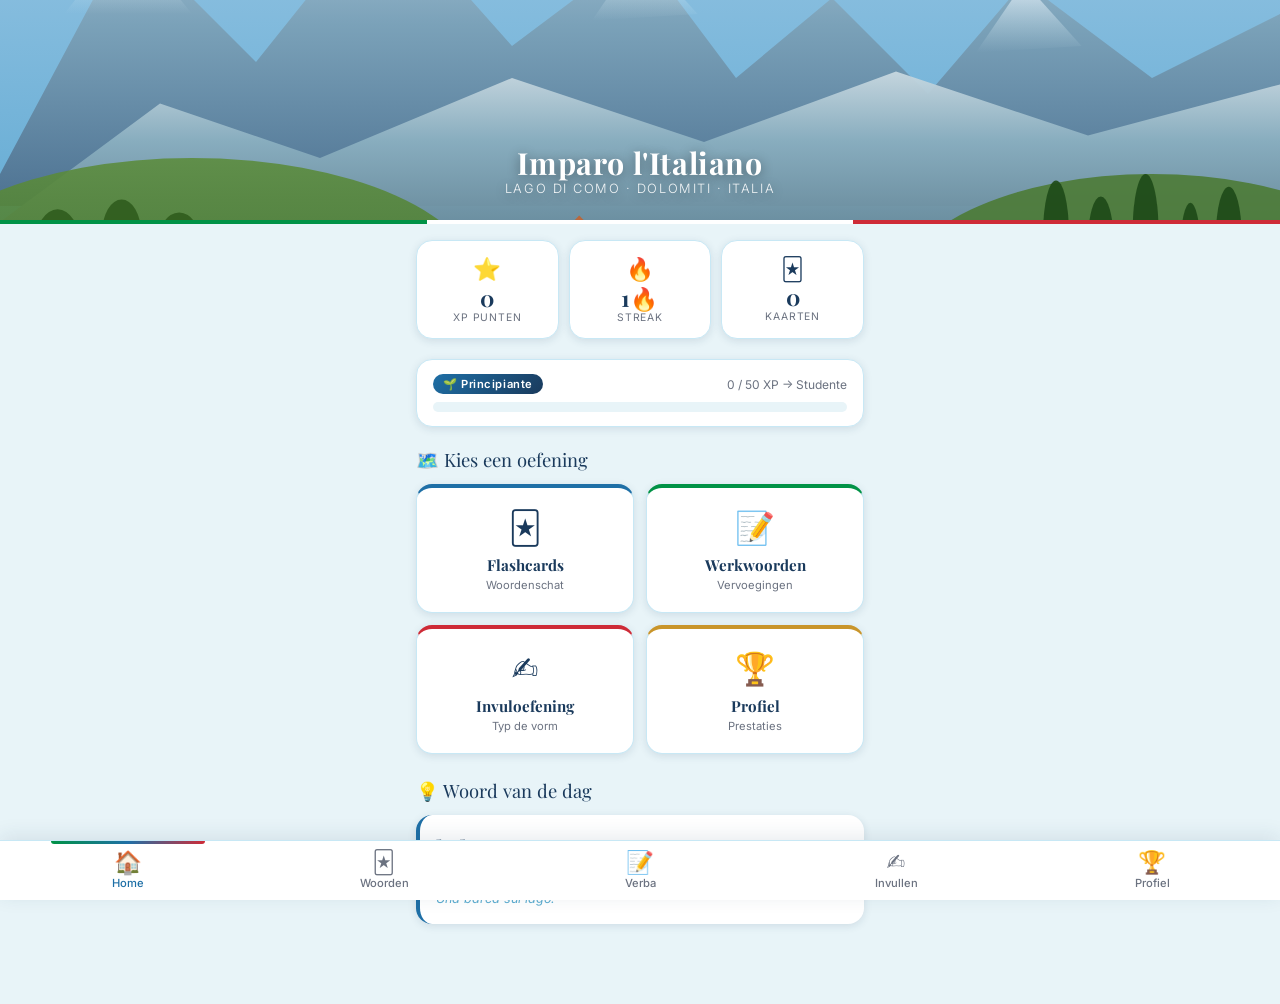
<file: index.html>
<!DOCTYPE html>
<html lang="nl">
<head>
  <meta charset="UTF-8" />
  <meta name="viewport" content="width=device-width, initial-scale=1, viewport-fit=cover" />
  <meta name="theme-color" content="#1A5276" />
  <meta name="apple-mobile-web-app-capable" content="yes" />
  <meta name="apple-mobile-web-app-status-bar-style" content="black-translucent" />
  <meta name="apple-mobile-web-app-title" content="Imparo" />
  <title>Imparo l'Italiano</title>
  <link rel="manifest" href="manifest.json" />
  <link rel="stylesheet" href="css/style.css" />
</head>
<body>

<!-- ══════════════════════════════════════
     LANDSCHAPSHEADER — Lago di Como
     ══════════════════════════════════════ -->
<div class="landscape-header">
  <svg viewBox="0 0 400 220" xmlns="http://www.w3.org/2000/svg" preserveAspectRatio="xMidYMid slice">
    <!-- Lucht gradient -->
    <defs>
      <linearGradient id="sky" x1="0" y1="0" x2="0" y2="1">
        <stop offset="0%"   stop-color="#A8CEE8"/>
        <stop offset="60%"  stop-color="#6BAFD6"/>
        <stop offset="100%" stop-color="#4A9BC4"/>
      </linearGradient>
      <linearGradient id="water" x1="0" y1="0" x2="0" y2="1">
        <stop offset="0%"   stop-color="#2E86B8" stop-opacity="0.85"/>
        <stop offset="100%" stop-color="#1A3A5C"/>
      </linearGradient>
      <linearGradient id="mountain-l" x1="0" y1="0" x2="0" y2="1">
        <stop offset="0%"   stop-color="#B0C8D8"/>
        <stop offset="40%"  stop-color="#7A9FB5"/>
        <stop offset="100%" stop-color="#4A6B8A"/>
      </linearGradient>
      <linearGradient id="mountain-r" x1="0" y1="0" x2="0" y2="1">
        <stop offset="0%"   stop-color="#C8D8E0"/>
        <stop offset="35%"  stop-color="#8AAFC0"/>
        <stop offset="100%" stop-color="#5A7A8A"/>
      </linearGradient>
      <linearGradient id="mtn-snow" x1="0" y1="0" x2="0" y2="1">
        <stop offset="0%"   stop-color="#F0F8FF"/>
        <stop offset="100%" stop-color="#D0E8F0" stop-opacity="0"/>
      </linearGradient>
      <linearGradient id="hill-green" x1="0" y1="0" x2="0" y2="1">
        <stop offset="0%"   stop-color="#5C8C3E"/>
        <stop offset="100%" stop-color="#3A6B28"/>
      </linearGradient>
      <linearGradient id="water-refl" x1="0" y1="0" x2="0" y2="1">
        <stop offset="0%"   stop-color="#3A9AC8" stop-opacity="0.6"/>
        <stop offset="100%" stop-color="#1A3A5C" stop-opacity="0.9"/>
      </linearGradient>
    </defs>

    <!-- Lucht -->
    <rect width="400" height="220" fill="url(#sky)"/>

    <!-- Verre bergen links — sneeuwtoppen -->
    <polygon points="0,130 40,55 80,95 120,45 160,90 200,60 230,100 260,75 290,105 320,70 360,100 400,80 400,140 0,140"
             fill="url(#mountain-l)" opacity="0.9"/>
    <!-- Sneeuw caps -->
    <polygon points="40,55 20,80 60,80" fill="url(#mtn-snow)" opacity="0.85"/>
    <polygon points="120,45 100,75 140,72" fill="url(#mtn-snow)" opacity="0.9"/>
    <polygon points="200,60 185,82 218,80" fill="url(#mtn-snow)" opacity="0.8"/>
    <polygon points="320,70 305,92 338,90" fill="url(#mtn-snow)" opacity="0.75"/>

    <!-- Middenplan bergen rechts — groener, dichter bij -->
    <polygon points="0,145 50,108 100,125 160,100 220,120 280,98 340,118 400,102 400,160 0,160"
             fill="url(#mountain-r)" opacity="0.95"/>

    <!-- Groene heuvels met olijfbomen links -->
    <ellipse cx="60" cy="165" rx="90" ry="40" fill="url(#hill-green)" opacity="0.9"/>
    <!-- Olijfbomen silhouet links -->
    <g fill="#2D5A1B" opacity="0.85">
      <ellipse cx="18" cy="152" rx="7" ry="11"/>
      <rect x="17" y="158" width="2" height="8"/>
      <ellipse cx="38" cy="148" rx="6" ry="10"/>
      <rect x="37" y="154" width="2" height="8"/>
      <ellipse cx="56" cy="153" rx="7" ry="11"/>
      <rect x="55" y="159" width="2" height="7"/>
    </g>

    <!-- Groene heuvels rechts -->
    <ellipse cx="360" cy="168" rx="80" ry="38" fill="#4A7A30" opacity="0.85"/>
    <!-- Cipres-bomen (typisch Italiaans) rechts -->
    <g fill="#1E4A18" opacity="0.9">
      <ellipse cx="330" cy="148" rx="4" ry="16"/>
      <ellipse cx="344" cy="151" rx="4" ry="14"/>
      <ellipse cx="358" cy="147" rx="4" ry="17"/>
      <ellipse cx="372" cy="152" rx="3" ry="13"/>
      <ellipse cx="384" cy="149" rx="4" ry="15"/>
    </g>

    <!-- Meer (lago) — breed en spiegelend -->
    <rect x="0" y="162" width="400" height="58" fill="url(#water-refl)"/>

    <!-- Lichtreflecties op het water -->
    <g opacity="0.25" fill="white">
      <ellipse cx="80"  cy="172" rx="30" ry="3"/>
      <ellipse cx="200" cy="178" rx="45" ry="2.5"/>
      <ellipse cx="330" cy="185" rx="28" ry="2"/>
      <ellipse cx="150" cy="192" rx="20" ry="1.5"/>
      <ellipse cx="280" cy="196" rx="25" ry="1.5"/>
    </g>

    <!-- Kleine bootjes op het meer -->
    <g fill="white" opacity="0.85">
      <!-- Boot 1 -->
      <ellipse cx="110" cy="175" rx="12" ry="3"/>
      <polygon points="108,172 110,164 112,172" fill="#CE2B37" opacity="0.8"/>
      <!-- Boot 2 -->
      <ellipse cx="260" cy="180" rx="10" ry="2.5"/>
      <polygon points="258,177 260,170 262,177" fill="#009246" opacity="0.8"/>
    </g>

    <!-- Klein dorpje aan het oevermeer — typisch Varenna/Bellagio stijl -->
    <g opacity="0.88">
      <!-- Huisjes links -->
      <rect x="140" y="153" width="10" height="10" fill="#E8C49A"/>
      <polygon points="138,153 150,153 144,147" fill="#C4622D"/>
      <rect x="153" y="155" width="9" height="8" fill="#F0D0A0"/>
      <polygon points="151,155 163,155 157,149" fill="#A84E28"/>
      <rect x="165" y="154" width="8" height="9" fill="#E8C49A"/>
      <polygon points="163,154 174,154 168,148" fill="#C4622D"/>
      <!-- Klokketoren -->
      <rect x="178" y="147" width="6" height="16" fill="#D4C090"/>
      <rect x="177" y="147" width="8" height="3" fill="#B8A870"/>
      <polygon points="177,147 185,147 181,143" fill="#C4622D"/>
    </g>

    <!-- Kade / oeverrand -->
    <rect x="120" y="163" width="80" height="3" fill="#C8A870" opacity="0.7"/>
  </svg>

  <div class="app-title-overlay">
    <h1>Imparo l'Italiano</h1>
    <p>Lago di Como · Dolomiti · Italia</p>
  </div>
</div>

<!-- Italiaanse vlagstreep -->
<div class="flag-stripe">
  <span class="green"></span>
  <span class="white"></span>
  <span class="red"></span>
</div>

<!-- ══════════════════════════════════════
     HOOFD-INHOUD
     ══════════════════════════════════════ -->
<main class="main-content">

  <!-- HOME scherm -->
  <div id="screen-home" class="screen active">
    <div class="stats-bar">
      <div class="stat-card">
        <div class="stat-icon">⭐</div>
        <div class="stat-value" id="stat-xp">0</div>
        <div class="stat-label">XP Punten</div>
      </div>
      <div class="stat-card">
        <div class="stat-icon">🔥</div>
        <div class="stat-value" id="stat-streak">0🔥</div>
        <div class="stat-label">Streak</div>
      </div>
      <div class="stat-card">
        <div class="stat-icon">🃏</div>
        <div class="stat-value" id="stat-cards">0</div>
        <div class="stat-label">Kaarten</div>
      </div>
    </div>

    <div class="xp-bar-wrap">
      <div class="xp-bar-header">
        <span class="level-badge" id="level-badge">🌱 Principiante</span>
        <span class="xp-text" id="xp-label">0 / 50 XP</span>
      </div>
      <div class="xp-track">
        <div class="xp-fill" id="xp-fill" style="width:0%"></div>
      </div>
    </div>

    <div class="section-title">🗺️ Kies een oefening</div>
    <div class="menu-grid">
      <div class="menu-card" onclick="showScreen('flashcards')">
        <div class="card-icon">🃏</div>
        <div class="card-title">Flashcards</div>
        <div class="card-sub">Woordenschat</div>
      </div>
      <div class="menu-card" onclick="showScreen('verbs')">
        <div class="card-icon">📝</div>
        <div class="card-title">Werkwoorden</div>
        <div class="card-sub">Vervoegingen</div>
      </div>
      <div class="menu-card" onclick="showScreen('fill')">
        <div class="card-icon">✍️</div>
        <div class="card-title">Invuloefening</div>
        <div class="card-sub">Typ de vorm</div>
      </div>
      <div class="menu-card" onclick="showScreen('profile')">
        <div class="card-icon">🏆</div>
        <div class="card-title">Profiel</div>
        <div class="card-sub">Prestaties</div>
      </div>
    </div>

    <div class="section-title">💡 Woord van de dag</div>
    <div id="word-of-day" style="background:white;border-radius:16px;padding:18px 16px;box-shadow:0 2px 8px rgba(26,58,92,0.12);border-left:4px solid #1E6FA6;">
      <div style="font-family:'Playfair Display',serif;font-size:1.4rem;color:#1A3A5C;font-weight:700;" id="wod-it">il lago</div>
      <div style="color:#6B7280;font-size:0.85rem;margin-top:4px;" id="wod-nl">het meer</div>
      <div style="color:#5BACCF;font-size:0.78rem;margin-top:8px;font-style:italic;" id="wod-ex">Il lago di Como è bellissimo.</div>
    </div>
  </div>

  <!-- FLASHCARDS scherm -->
  <div id="screen-flashcards" class="screen">
    <div class="category-scroll" id="cat-chips"></div>

    <div class="fc-progress" id="fc-progress">1 / 12</div>

    <div class="flashcard-container" id="flashcard-container">
      <div class="flashcard" id="flashcard" onclick="flipCard()">
        <div class="card-face card-front">
          <div class="card-lang" id="fc-front-lang">🇳🇱 Nederlands</div>
          <div class="card-word" id="fc-front-word">huis</div>
          <div class="card-tap-hint" id="tap-hint">Tik om te omdraaien</div>
        </div>
        <div class="card-face card-back">
          <div class="card-lang" id="fc-back-lang">🇮🇹 Italiano</div>
          <div class="card-word" id="fc-back-word">la casa</div>
          <div class="card-hint" id="fc-example"></div>
        </div>
      </div>
    </div>

    <div class="judgment-btns" id="judgment-btns" style="display:none">
      <button class="j-btn wrong"   onclick="judgeCard(0)"><span class="j-icon">😕</span>Fout</button>
      <button class="j-btn unsure"  onclick="judgeCard(1)"><span class="j-icon">🤔</span>Twijfel</button>
      <button class="j-btn correct" onclick="judgeCard(2)"><span class="j-icon">😄</span>Goed!</button>
    </div>

    <div id="fc-deck-complete" style="display:none;text-align:center;background:white;border-radius:24px;padding:36px 24px;box-shadow:0 6px 24px rgba(26,58,92,0.18);border:2px solid #C8E8F5;">
      <div style="font-size:3rem;margin-bottom:12px;">🏆</div>
      <div id="fc-complete-title" style="font-family:'Playfair Display',serif;font-size:1.3rem;color:#1A3A5C;font-weight:700;margin-bottom:6px;">Categorie voltooid! 🎉</div>
      <div id="fc-complete-sub" style="font-size:0.85rem;color:#6B7280;margin-bottom:20px;">Je hebt alle woorden gehad.</div>
      <button class="practice-btn" onclick="restartDeck()">🔁 Opnieuw oefenen</button>
    </div>

    <div style="text-align:center;margin-top:8px;">
      <button onclick="fcDirection = fcDirection==='nl-it'?'it-nl':'nl-it'; renderFlashcard()"
              style="background:none;border:1px solid #C8E8F5;border-radius:20px;padding:6px 14px;font-size:0.75rem;color:#1E6FA6;cursor:pointer;">
        🔄 Omdraaien NL ↔ IT
      </button>
    </div>
  </div>

  <!-- WERKWOORDEN scherm -->
  <div id="screen-verbs" class="screen">
    <div class="verb-search">
      <input type="text" id="verb-search-input" placeholder="Zoek een werkwoord…"
             oninput="renderVerbList(this.value)" />
    </div>
    <div class="section-title">📚 Werkwoorden</div>
    <div class="verb-list" id="verb-list"></div>
  </div>

  <!-- INVULOEFENING scherm -->
  <div id="screen-fill" class="screen">
    <div class="section-title" id="fill-verb-title">Kies eerst een werkwoord</div>
    <div class="fc-progress" id="fill-progress"></div>

    <div class="fill-card" id="fill-card">
      <div class="fill-prompt" id="fill-prompt">Ga naar Werkwoorden en kies een werkwoord om te oefenen.</div>
      <div class="fill-subject" id="fill-subject"></div>
      <div class="fill-input-wrap" id="fill-input-wrap" style="display:none">
        <input type="text" class="fill-input" id="fill-input"
               placeholder="Type de vervoeging…"
               onkeydown="if(event.key==='Enter') checkFillAnswer()" />
        <button class="check-btn" onclick="checkFillAnswer()">✓</button>
      </div>
    </div>

    <button class="practice-btn" onclick="showScreen('verbs')" style="margin-top:8px;">
      📝 Kies een werkwoord
    </button>
  </div>

  <!-- PROFIEL scherm -->
  <div id="screen-profile" class="screen">
    <div class="profile-header">
      <div class="profile-avatar">🇮🇹</div>
      <div class="profile-name">Il mio profilo</div>
      <div class="profile-level" id="profile-level-name">🌱 Principiante</div>
      <div style="font-size:0.75rem;opacity:0.7;margin-top:4px;" id="profile-xp-total">0 XP totaal</div>
    </div>

    <div class="section-title">🏅 Prestaties</div>
    <div class="achievements-grid" id="achievements-grid"></div>

    <div class="section-title" style="margin-top:8px;">📊 Statistieken</div>
    <div style="background:white;border-radius:16px;padding:16px;box-shadow:0 2px 8px rgba(26,58,92,0.12);">
      <div style="display:grid;grid-template-columns:1fr 1fr;gap:12px;">
        <div style="text-align:center;">
          <div style="font-family:'Playfair Display',serif;font-size:1.6rem;color:#1A3A5C;font-weight:700;" id="p-cards">0</div>
          <div style="font-size:0.7rem;color:#6B7280;text-transform:uppercase;letter-spacing:.08em;">Kaarten bestudeerd</div>
        </div>
        <div style="text-align:center;">
          <div style="font-family:'Playfair Display',serif;font-size:1.6rem;color:#1A3A5C;font-weight:700;" id="p-verbs">0</div>
          <div style="font-size:0.7rem;color:#6B7280;text-transform:uppercase;letter-spacing:.08em;">Werkwoorden geoefend</div>
        </div>
      </div>
    </div>

    <div class="section-title" style="margin-top:8px;">💾 Voortgang bewaren</div>
    <div style="background:white;border-radius:16px;padding:16px;box-shadow:0 2px 8px rgba(26,58,92,0.12);">
      <p style="font-size:0.78rem;color:#6B7280;margin-bottom:12px;line-height:1.5;">
        Maak af en toe een back-up van je voortgang (bijv. mail het bestand naar jezelf). Mocht er ooit iets misgaan, dan kun je je voortgang hiermee altijd terugzetten.
      </p>
      <div style="display:flex;gap:8px;flex-wrap:wrap;">
        <button class="check-btn" style="flex:1;" onclick="exportProgress()">📥 Exporteren</button>
        <button class="check-btn" style="flex:1;background:#5C7A3E;" onclick="triggerImport()">📤 Importeren</button>
      </div>
      <input type="file" id="import-file-input" accept="application/json" style="display:none" onchange="importProgress(this)" />
    </div>
  </div>

</main>

<!-- ══════════════════════════════════════
     BOTTOM NAVIGATIE
     ══════════════════════════════════════ -->
<nav class="bottom-nav">
  <button class="nav-btn active" data-screen="home" onclick="showScreen('home')">
    <span class="nav-icon">🏠</span>Home
  </button>
  <button class="nav-btn" data-screen="flashcards" onclick="showScreen('flashcards')">
    <span class="nav-icon">🃏</span>Woorden
  </button>
  <button class="nav-btn" data-screen="verbs" onclick="showScreen('verbs')">
    <span class="nav-icon">📝</span>Verba
  </button>
  <button class="nav-btn" data-screen="fill" onclick="showScreen('fill')">
    <span class="nav-icon">✍️</span>Invullen
  </button>
  <button class="nav-btn" data-screen="profile" onclick="showScreen('profile')">
    <span class="nav-icon">🏆</span>Profiel
  </button>
</nav>

<!-- Vervoegingsmodal -->
<div class="conj-modal-overlay" id="conj-modal" onclick="if(event.target===this)closeVerbModal()">
  <div class="conj-modal">
    <div class="conj-modal-header">
      <div>
        <h2 id="modal-verb-title">essere</h2>
        <div style="color:#6B7280;font-size:0.82rem;" id="modal-verb-nl">zijn</div>
      </div>
      <button class="close-btn" onclick="closeVerbModal()">✕</button>
    </div>
    <div class="tense-tabs" id="tense-tabs"></div>
    <table class="conj-table">
      <tbody id="conj-tbody"></tbody>
    </table>
    <button class="practice-btn" onclick="startFillPractice()">
      ✍️ Oefen invuloefening
    </button>
  </div>
</div>

<!-- Toast -->
<div class="toast" id="toast"></div>

<!-- Scripts -->
<script src="js/storage.js"></script>
<script src="js/data.js"></script>
<script src="js/gamification.js"></script>
<script src="js/unlocks.js"></script>
<script src="js/app.js"></script>

<script>
  // Woord van de dag
  const wods = [
    { it: 'il lago', nl: 'het meer', ex: 'Il lago di Como è bellissimo.' },
    { it: 'la montagna', nl: 'de berg', ex: 'Le montagne delle Dolomiti.' },
    { it: 'il traghetto', nl: 'de ferry', ex: 'Il traghetto per Bellagio.' },
    { it: 'la passeggiata', nl: 'de wandeling', ex: 'Una bella passeggiata lungo il lago.' },
    { it: 'il tramonto', nl: 'de zonsondergang', ex: 'Che bel tramonto sul lago!' },
    { it: 'la barca', nl: 'de boot', ex: 'Una barca sul lago.' },
    { it: 'il vento', nl: 'de wind', ex: 'Il vento dal nord porta la pioggia.' },
  ];
  const wod = wods[new Date().getDay() % wods.length];
  document.getElementById('wod-it').textContent = wod.it;
  document.getElementById('wod-nl').textContent = wod.nl;
  document.getElementById('wod-ex').textContent = wod.ex;

  // Profiel statistieken live
  const origRenderProfile = renderProfile;
  function renderProfile() {
    origRenderProfile();
    document.getElementById('p-cards').textContent = stats.cardsStudied;
    document.getElementById('p-verbs').textContent = stats.verbsPracticed;
  }

  // Invuloefening input tonen zodra oefening actief is
  function initFillPractice(verb, tense) {
    fillExercises = [...(verb.tenses[tense] || [])].sort(() => Math.random() - 0.5);
    fillIndex = 0;
    document.getElementById('fill-input-wrap').style.display = 'flex';
    renderFillExercise();
    document.getElementById('fill-verb-title').textContent =
      verb.infinitivo + ' — ' + { presente: 'Heden', passato: 'Verleden', futuro: 'Toekomst' }[tense];
  }
</script>
</body>
</html>
</file>
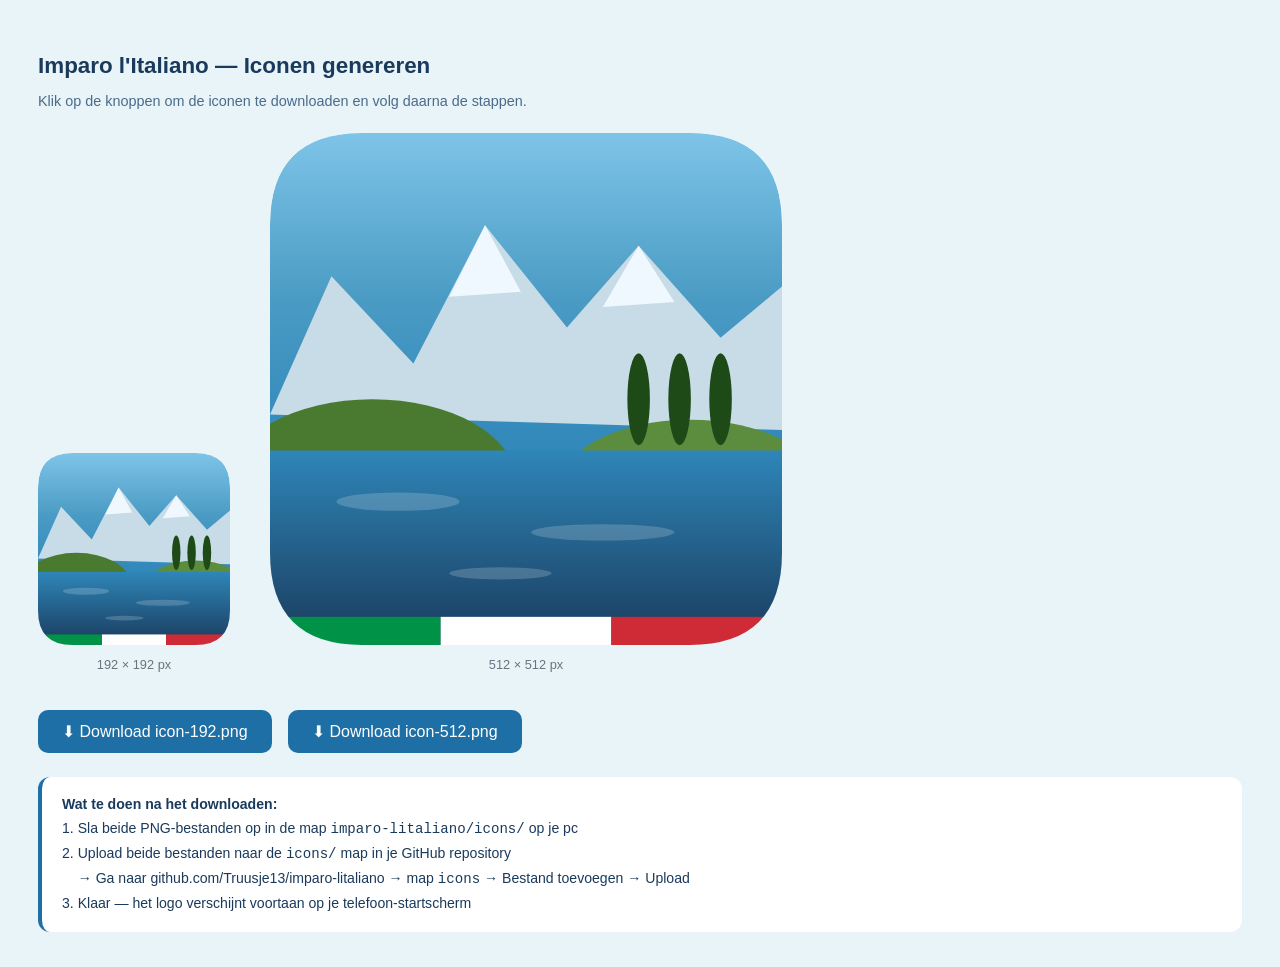
<file: maak-iconen.html>
<!DOCTYPE html>
<html lang="nl">
<head>
  <meta charset="UTF-8">
  <title>Iconen genereren — Imparo l'Italiano</title>
  <style>
    body { font-family: sans-serif; padding: 30px; background: #E8F4F8; color: #1A3A5C; }
    h1 { font-size: 1.4rem; margin-bottom: 6px; }
    p  { font-size: 0.9rem; color: #4A6B8A; margin-bottom: 24px; }
    .icons { display: flex; gap: 40px; flex-wrap: wrap; margin-bottom: 30px; align-items: flex-end; }
    .icon-wrap { text-align: center; }
    .icon-wrap span { display: block; font-size: 0.8rem; color: #6B7280; margin-top: 8px; }
    button {
      background: #1E6FA6; color: white; border: none; border-radius: 10px;
      padding: 12px 24px; font-size: 1rem; cursor: pointer; margin-right: 12px; margin-top: 8px;
    }
    button:hover { background: #1A3A5C; }
    .stap { background: white; border-radius: 12px; padding: 16px 20px; margin-top: 24px;
            border-left: 4px solid #1E6FA6; font-size: 0.88rem; line-height: 1.7; }
    .stap strong { color: #1A3A5C; }
  </style>
</head>
<body>
  <h1>Imparo l'Italiano — Iconen genereren</h1>
  <p>Klik op de knoppen om de iconen te downloaden en volg daarna de stappen.</p>

  <div class="icons">
    <div class="icon-wrap">
      <canvas id="canvas192" width="192" height="192"></canvas>
      <span>192 × 192 px</span>
    </div>
    <div class="icon-wrap">
      <canvas id="canvas512" width="512" height="512"></canvas>
      <span>512 × 512 px</span>
    </div>
  </div>

  <button onclick="download(192)">⬇ Download icon-192.png</button>
  <button onclick="download(512)">⬇ Download icon-512.png</button>

  <div class="stap">
    <strong>Wat te doen na het downloaden:</strong><br>
    1. Sla beide PNG-bestanden op in de map <code>imparo-litaliano/icons/</code> op je pc<br>
    2. Upload beide bestanden naar de <code>icons/</code> map in je GitHub repository<br>
    &nbsp;&nbsp;&nbsp;&nbsp;→ Ga naar github.com/Truusje13/imparo-litaliano → map <code>icons</code> → Bestand toevoegen → Upload<br>
    3. Klaar — het logo verschijnt voortaan op je telefoon-startscherm
  </div>

  <script>
    function tekenIcon(size) {
      const canvas = document.getElementById('canvas' + size);
      const ctx = canvas.getContext('2d');
      const s = size;
      const r = s * 0.18; // hoekradius

      // Afgeronde achtergrond
      ctx.beginPath();
      ctx.moveTo(r, 0);
      ctx.lineTo(s - r, 0);
      ctx.quadraticCurveTo(s, 0, s, r);
      ctx.lineTo(s, s - r);
      ctx.quadraticCurveTo(s, s, s - r, s);
      ctx.lineTo(r, s);
      ctx.quadraticCurveTo(0, s, 0, s - r);
      ctx.lineTo(0, r);
      ctx.quadraticCurveTo(0, 0, r, 0);
      ctx.closePath();

      // Lucht gradient
      const sky = ctx.createLinearGradient(0, 0, 0, s * 0.65);
      sky.addColorStop(0,   '#7EC4E8');
      sky.addColorStop(0.5, '#4A9BC4');
      sky.addColorStop(1,   '#2E86B8');
      ctx.fillStyle = sky;
      ctx.fill();

      // Bergen achtergrond (sneeuw)
      ctx.fillStyle = '#C8DCE8';
      ctx.beginPath();
      ctx.moveTo(0, s * 0.55);
      ctx.lineTo(s * 0.12, s * 0.28);
      ctx.lineTo(s * 0.28, s * 0.45);
      ctx.lineTo(s * 0.42, s * 0.18);
      ctx.lineTo(s * 0.58, s * 0.38);
      ctx.lineTo(s * 0.72, s * 0.22);
      ctx.lineTo(s * 0.88, s * 0.40);
      ctx.lineTo(s, s * 0.30);
      ctx.lineTo(s, s * 0.58);
      ctx.closePath();
      ctx.fill();

      // Sneeuwtoppen
      ctx.fillStyle = '#F0F8FF';
      ctx.beginPath();
      ctx.moveTo(s * 0.42, s * 0.18);
      ctx.lineTo(s * 0.35, s * 0.32);
      ctx.lineTo(s * 0.49, s * 0.31);
      ctx.closePath();
      ctx.fill();

      ctx.beginPath();
      ctx.moveTo(s * 0.72, s * 0.22);
      ctx.lineTo(s * 0.65, s * 0.34);
      ctx.lineTo(s * 0.79, s * 0.33);
      ctx.closePath();
      ctx.fill();

      // Groene heuvels
      ctx.fillStyle = '#4A7A30';
      ctx.beginPath();
      ctx.ellipse(s * 0.2, s * 0.68, s * 0.28, s * 0.16, 0, 0, Math.PI * 2);
      ctx.fill();

      ctx.fillStyle = '#5C8C3E';
      ctx.beginPath();
      ctx.ellipse(s * 0.82, s * 0.70, s * 0.26, s * 0.14, 0, 0, Math.PI * 2);
      ctx.fill();

      // Meer (lago)
      const water = ctx.createLinearGradient(0, s * 0.62, 0, s);
      water.addColorStop(0, '#2E86B8');
      water.addColorStop(1, '#1A3A5C');
      ctx.fillStyle = water;
      ctx.beginPath();
      ctx.rect(0, s * 0.62, s, s * 0.38);
      ctx.fill();

      // Lichtreflecties op water
      ctx.fillStyle = 'rgba(255,255,255,0.18)';
      ctx.beginPath(); ctx.ellipse(s*0.25, s*0.72, s*0.12, s*0.018, 0, 0, Math.PI*2); ctx.fill();
      ctx.beginPath(); ctx.ellipse(s*0.65, s*0.78, s*0.14, s*0.016, 0, 0, Math.PI*2); ctx.fill();
      ctx.beginPath(); ctx.ellipse(s*0.45, s*0.86, s*0.10, s*0.012, 0, 0, Math.PI*2); ctx.fill();

      // Cipres-bomen rechts
      ctx.fillStyle = '#1E4A18';
      for (let i = 0; i < 3; i++) {
        const x = s * (0.72 + i * 0.08);
        const y = s * 0.58;
        ctx.beginPath();
        ctx.ellipse(x, y - s*0.06, s*0.022, s*0.09, 0, 0, Math.PI*2);
        ctx.fill();
      }

      // Italiaanse vlagstreep onderaan
      const stripeH = s * 0.055;
      const stripeY = s - stripeH;
      ctx.fillStyle = '#009246';
      ctx.fillRect(0, stripeY, s/3, stripeH);
      ctx.fillStyle = '#FFFFFF';
      ctx.fillRect(s/3, stripeY, s/3, stripeH);
      ctx.fillStyle = '#CE2B37';
      ctx.fillRect(s*2/3, stripeY, s/3, stripeH);


      // Clip afgeronde hoeken opnieuw toepassen
      ctx.globalCompositeOperation = 'destination-in';
      ctx.beginPath();
      ctx.moveTo(r, 0);
      ctx.lineTo(s - r, 0);
      ctx.quadraticCurveTo(s, 0, s, r);
      ctx.lineTo(s, s - r);
      ctx.quadraticCurveTo(s, s, s - r, s);
      ctx.lineTo(r, s);
      ctx.quadraticCurveTo(0, s, 0, s - r);
      ctx.lineTo(0, r);
      ctx.quadraticCurveTo(0, 0, r, 0);
      ctx.closePath();
      ctx.fill();
      ctx.globalCompositeOperation = 'source-over';
    }

    function download(size) {
      const canvas = document.getElementById('canvas' + size);
      const link = document.createElement('a');
      link.download = 'icon-' + size + '.png';
      link.href = canvas.toDataURL('image/png');
      link.click();
    }

    tekenIcon(192);
    tekenIcon(512);
  </script>
</body>
</html>
</file>
<file: css/style.css>
/* ============================================================
   Imparo l'Italiano — Design System
   Inspiratie: Lago di Como, Lago di Garda, Dolomieten
   ============================================================ */

@import url('https://fonts.googleapis.com/css2?family=Playfair+Display:ital,wght@0,400;0,700;1,400&family=Inter:wght@300;400;500;600&display=swap');

:root {
  /* Meren & bergen kleurenpalet */
  --lago-deep:    #1A3A5C;   /* diep meer — donkerblauw */
  --lago-mid:     #1E6FA6;   /* meerwater — middenblauw */
  --lago-light:   #5BACCF;   /* oeverschimmer — lichtblauw */
  --lago-foam:    #C8E8F5;   /* schuim & hemel */
  --lago-mist:    #E8F4F8;   /* ochtendnevel */

  --monte-stone:  #6B7280;   /* bergklei */
  --monte-snow:   #F0F4F8;   /* sneeuwpiek */

  --terra-olive:  #5C7A3E;   /* olijfbomen aan de oever */
  --terra-moss:   #8FAF6A;   /* mos op rotsen */

  /* Italiaanse vlagkleuren */
  --flag-green:   #009246;
  --flag-white:   #FFFFFF;
  --flag-red:     #CE2B37;

  /* Accenten */
  --gold:         #C9952A;   /* Italiaans goud, villa's */
  --terra-warm:   #C4622D;   /* terracotta dakpannen */

  /* Typografie */
  --font-serif: 'Playfair Display', Georgia, serif;
  --font-sans:  'Inter', system-ui, sans-serif;

  /* Spacing */
  --radius-sm: 8px;
  --radius-md: 16px;
  --radius-lg: 24px;
  --radius-xl: 32px;

  /* Shadows */
  --shadow-sm: 0 2px 8px rgba(26,58,92,0.12);
  --shadow-md: 0 6px 24px rgba(26,58,92,0.18);
  --shadow-lg: 0 16px 48px rgba(26,58,92,0.22);
}

/* ── Reset & base ── */
*, *::before, *::after { box-sizing: border-box; margin: 0; padding: 0; }

html { font-size: 16px; -webkit-text-size-adjust: 100%; }

body {
  font-family: var(--font-sans);
  background: var(--lago-mist);
  color: var(--lago-deep);
  min-height: 100vh;
  min-height: 100dvh;
  overflow-x: hidden;
}

/* ── Landscape SVG header ── */
.landscape-header {
  position: relative;
  width: 100%;
  height: 220px;
  overflow: hidden;
  background: linear-gradient(180deg,
    #B8D9F0 0%,
    #7EC4E8 35%,
    #5BACCF 55%,
    #1E6FA6 70%,
    #1A3A5C 100%
  );
}

.landscape-header svg {
  position: absolute;
  bottom: 0;
  width: 100%;
  height: 100%;
}

.app-title-overlay {
  position: absolute;
  bottom: 24px;
  left: 0;
  right: 0;
  text-align: center;
  color: white;
  text-shadow: 0 2px 12px rgba(0,0,0,0.4);
}

.app-title-overlay h1 {
  font-family: var(--font-serif);
  font-size: 1.9rem;
  font-weight: 700;
  letter-spacing: 0.02em;
  line-height: 1.1;
}

.app-title-overlay p {
  font-size: 0.8rem;
  font-weight: 300;
  opacity: 0.9;
  letter-spacing: 0.12em;
  text-transform: uppercase;
  margin-top: 2px;
}

/* ── Italiaanse vlag streep ── */
.flag-stripe {
  display: flex;
  height: 4px;
}
.flag-stripe span { flex: 1; }
.flag-stripe .green { background: var(--flag-green); }
.flag-stripe .white { background: var(--flag-white); }
.flag-stripe .red   { background: var(--flag-red); }

/* ── Navigatie ── */
.bottom-nav {
  position: fixed;
  bottom: 0;
  left: 0;
  right: 0;
  background: white;
  border-top: 1px solid var(--lago-foam);
  display: flex;
  z-index: 100;
  padding-bottom: env(safe-area-inset-bottom);
  box-shadow: 0 -4px 20px rgba(26,58,92,0.10);
}

.nav-btn {
  flex: 1;
  display: flex;
  flex-direction: column;
  align-items: center;
  justify-content: center;
  gap: 3px;
  padding: 10px 4px;
  border: none;
  background: transparent;
  color: var(--monte-stone);
  font-family: var(--font-sans);
  font-size: 0.7rem;
  font-weight: 500;
  cursor: pointer;
  transition: color 0.2s, background 0.2s;
  position: relative;
}

.nav-btn .nav-icon {
  font-size: 1.4rem;
  line-height: 1;
}

.nav-btn.active {
  color: var(--lago-mid);
}

.nav-btn.active::after {
  content: '';
  position: absolute;
  top: 0;
  left: 20%;
  right: 20%;
  height: 3px;
  background: linear-gradient(90deg, var(--flag-green), var(--lago-mid), var(--flag-red));
  border-radius: 0 0 3px 3px;
}

/* ── Hoofd content ── */
.main-content {
  padding: 16px 16px 80px;
  max-width: 480px;
  margin: 0 auto;
}

/* ── Schermen ── */
.screen { display: none; }
.screen.active { display: block; }

/* ── Stats balk (Home) ── */
.stats-bar {
  display: grid;
  grid-template-columns: repeat(3, 1fr);
  gap: 10px;
  margin-bottom: 20px;
}

.stat-card {
  background: white;
  border-radius: var(--radius-md);
  padding: 14px 10px;
  text-align: center;
  box-shadow: var(--shadow-sm);
  border: 1px solid var(--lago-foam);
}

.stat-card .stat-icon { font-size: 1.4rem; margin-bottom: 4px; }
.stat-card .stat-value {
  font-family: var(--font-serif);
  font-size: 1.4rem;
  font-weight: 700;
  color: var(--lago-deep);
  line-height: 1;
}
.stat-card .stat-label {
  font-size: 0.65rem;
  color: var(--monte-stone);
  text-transform: uppercase;
  letter-spacing: 0.08em;
  margin-top: 2px;
}

/* ── Sectiekoppen ── */
.section-title {
  font-family: var(--font-serif);
  font-size: 1.15rem;
  color: var(--lago-deep);
  margin-bottom: 12px;
  display: flex;
  align-items: center;
  gap: 8px;
}

/* ── Menu-kaarten (home) ── */
.menu-grid {
  display: grid;
  grid-template-columns: 1fr 1fr;
  gap: 12px;
  margin-bottom: 24px;
}

.menu-card {
  background: white;
  border-radius: var(--radius-md);
  padding: 20px 14px;
  box-shadow: var(--shadow-sm);
  border: 1px solid var(--lago-foam);
  cursor: pointer;
  transition: transform 0.15s, box-shadow 0.15s;
  text-align: center;
  border-top: 4px solid var(--lago-mid);
}

.menu-card:active { transform: scale(0.97); }

.menu-card:nth-child(1) { border-top-color: var(--lago-mid); }
.menu-card:nth-child(2) { border-top-color: var(--flag-green); }
.menu-card:nth-child(3) { border-top-color: var(--flag-red); }
.menu-card:nth-child(4) { border-top-color: var(--gold); }

.menu-card .card-icon { font-size: 2rem; margin-bottom: 8px; }
.menu-card .card-title {
  font-family: var(--font-serif);
  font-size: 0.95rem;
  font-weight: 700;
  color: var(--lago-deep);
}
.menu-card .card-sub {
  font-size: 0.7rem;
  color: var(--monte-stone);
  margin-top: 3px;
}

/* ── XP voortgangsbalk ── */
.xp-bar-wrap {
  background: white;
  border-radius: var(--radius-md);
  padding: 14px 16px;
  box-shadow: var(--shadow-sm);
  border: 1px solid var(--lago-foam);
  margin-bottom: 20px;
}

.xp-bar-header {
  display: flex;
  justify-content: space-between;
  align-items: center;
  margin-bottom: 8px;
}

.xp-bar-header .level-badge {
  background: linear-gradient(135deg, var(--lago-mid), var(--lago-deep));
  color: white;
  font-size: 0.7rem;
  font-weight: 600;
  padding: 3px 10px;
  border-radius: 20px;
  letter-spacing: 0.05em;
}

.xp-bar-header .xp-text {
  font-size: 0.75rem;
  color: var(--monte-stone);
}

.xp-track {
  height: 10px;
  background: var(--lago-mist);
  border-radius: 10px;
  overflow: hidden;
}

.xp-fill {
  height: 100%;
  background: linear-gradient(90deg, var(--flag-green), var(--lago-mid));
  border-radius: 10px;
  transition: width 0.6s ease;
}

/* ── Flashcard scherm ── */
.flashcard-container {
  perspective: 1000px;
  margin-bottom: 20px;
}

.flashcard {
  width: 100%;
  min-height: 220px;
  position: relative;
  transform-style: preserve-3d;
  transition: transform 0.5s cubic-bezier(0.4, 0, 0.2, 1);
  cursor: pointer;
}

.flashcard.flipped { transform: rotateY(180deg); }

.card-face {
  position: absolute;
  inset: 0;
  border-radius: var(--radius-lg);
  backface-visibility: hidden;
  display: flex;
  flex-direction: column;
  align-items: center;
  justify-content: center;
  padding: 28px 24px;
  box-shadow: var(--shadow-md);
  min-height: 220px;
}

.card-front {
  background: linear-gradient(145deg, white, var(--lago-mist));
  border: 2px solid var(--lago-foam);
}

.card-back {
  background: linear-gradient(145deg, var(--lago-deep), var(--lago-mid));
  color: white;
  transform: rotateY(180deg);
}

.card-lang {
  font-size: 0.65rem;
  font-weight: 600;
  letter-spacing: 0.15em;
  text-transform: uppercase;
  opacity: 0.55;
  margin-bottom: 12px;
}

.card-word {
  font-family: var(--font-serif);
  font-size: 2rem;
  font-weight: 700;
  text-align: center;
  line-height: 1.2;
}

.card-hint {
  font-size: 0.8rem;
  opacity: 0.6;
  margin-top: 10px;
  font-style: italic;
}

.card-tap-hint {
  font-size: 0.68rem;
  opacity: 0.45;
  margin-top: 16px;
  letter-spacing: 0.05em;
}

/* Oordeel-knoppen */
.judgment-btns {
  display: grid;
  grid-template-columns: 1fr 1fr 1fr;
  gap: 10px;
  margin-bottom: 16px;
}

.j-btn {
  border: none;
  border-radius: var(--radius-sm);
  padding: 14px 8px;
  font-family: var(--font-sans);
  font-size: 0.8rem;
  font-weight: 600;
  cursor: pointer;
  transition: transform 0.12s, opacity 0.12s;
  display: flex;
  flex-direction: column;
  align-items: center;
  gap: 4px;
}

.j-btn:active { transform: scale(0.95); opacity: 0.8; }
.j-btn .j-icon { font-size: 1.3rem; }

.j-btn.wrong  { background: #FEE2E2; color: var(--flag-red); }
.j-btn.unsure { background: #FEF9C3; color: #92400E; }
.j-btn.correct { background: #DCFCE7; color: var(--flag-green); }

/* Progress kaart */
.fc-progress {
  text-align: center;
  font-size: 0.78rem;
  color: var(--monte-stone);
  margin-bottom: 16px;
}

/* Categorie-kiezer */
.category-scroll {
  display: flex;
  gap: 8px;
  overflow-x: auto;
  padding-bottom: 6px;
  margin-bottom: 16px;
  scrollbar-width: none;
}
.category-scroll::-webkit-scrollbar { display: none; }

.cat-chip {
  border: 2px solid var(--lago-foam);
  background: white;
  color: var(--lago-deep);
  border-radius: 20px;
  padding: 6px 14px;
  font-size: 0.75rem;
  font-weight: 500;
  white-space: nowrap;
  cursor: pointer;
  transition: all 0.15s;
}

.cat-chip.active {
  background: var(--lago-mid);
  border-color: var(--lago-mid);
  color: white;
}

.cat-chip.locked {
  background: var(--lago-mist);
  border-color: var(--lago-foam);
  color: var(--monte-stone);
  cursor: not-allowed;
  opacity: 0.65;
}

/* ── Werkwoorden scherm ── */
.verb-search {
  display: flex;
  gap: 8px;
  margin-bottom: 16px;
}

.verb-search input {
  flex: 1;
  border: 2px solid var(--lago-foam);
  border-radius: var(--radius-sm);
  padding: 10px 14px;
  font-family: var(--font-sans);
  font-size: 0.9rem;
  color: var(--lago-deep);
  background: white;
  outline: none;
  transition: border-color 0.2s;
}

.verb-search input:focus { border-color: var(--lago-mid); }

.verb-list {
  display: flex;
  flex-direction: column;
  gap: 10px;
  margin-bottom: 16px;
}

.verb-item {
  background: white;
  border-radius: var(--radius-md);
  padding: 14px 16px;
  box-shadow: var(--shadow-sm);
  border-left: 4px solid var(--lago-mid);
  cursor: pointer;
  transition: transform 0.12s;
  display: flex;
  justify-content: space-between;
  align-items: center;
}

.verb-item:active { transform: scale(0.98); }
.verb-item .verb-it { font-family: var(--font-serif); font-size: 1.05rem; font-weight: 700; color: var(--lago-deep); }
.verb-item .verb-nl { font-size: 0.8rem; color: var(--monte-stone); margin-top: 2px; }
.verb-item .verb-arrow { color: var(--lago-light); font-size: 1.1rem; }

/* Vervoegingstabel */
.conj-modal-overlay {
  display: none;
  position: fixed;
  inset: 0;
  background: rgba(26,58,92,0.55);
  z-index: 200;
  align-items: flex-end;
  justify-content: center;
}

.conj-modal-overlay.open { display: flex; }

.conj-modal {
  background: white;
  border-radius: var(--radius-xl) var(--radius-xl) 0 0;
  padding: 24px 20px;
  width: 100%;
  max-width: 480px;
  max-height: 80vh;
  overflow-y: auto;
  animation: slideUp 0.3s ease;
}

@keyframes slideUp {
  from { transform: translateY(100%); }
  to   { transform: translateY(0); }
}

.conj-modal-header {
  display: flex;
  justify-content: space-between;
  align-items: flex-start;
  margin-bottom: 16px;
}

.conj-modal-header h2 {
  font-family: var(--font-serif);
  font-size: 1.5rem;
  color: var(--lago-deep);
}

.conj-modal-header .close-btn {
  background: var(--lago-mist);
  border: none;
  border-radius: 50%;
  width: 34px;
  height: 34px;
  font-size: 1.1rem;
  cursor: pointer;
  display: flex;
  align-items: center;
  justify-content: center;
  color: var(--monte-stone);
}

.tense-tabs {
  display: flex;
  gap: 6px;
  overflow-x: auto;
  margin-bottom: 16px;
  scrollbar-width: none;
}
.tense-tabs::-webkit-scrollbar { display: none; }

.tense-tab {
  border: 2px solid var(--lago-foam);
  background: white;
  border-radius: 20px;
  padding: 5px 12px;
  font-size: 0.72rem;
  font-weight: 600;
  cursor: pointer;
  white-space: nowrap;
  transition: all 0.15s;
  color: var(--lago-deep);
}

.tense-tab.active {
  background: var(--lago-deep);
  border-color: var(--lago-deep);
  color: white;
}

.conj-table {
  width: 100%;
  border-collapse: collapse;
  margin-bottom: 20px;
}

.conj-table tr {
  border-bottom: 1px solid var(--lago-mist);
}

.conj-table td {
  padding: 10px 6px;
  font-size: 0.9rem;
}

.conj-table td:first-child {
  color: var(--monte-stone);
  font-size: 0.8rem;
  width: 80px;
}

.conj-table td:nth-child(2) {
  font-family: var(--font-serif);
  font-weight: 700;
  color: var(--lago-deep);
}

.conj-table td:last-child {
  color: var(--monte-stone);
  font-size: 0.8rem;
  text-align: right;
}

/* Oefenknop in modal */
.practice-btn {
  display: block;
  width: 100%;
  padding: 14px;
  background: linear-gradient(135deg, var(--lago-mid), var(--lago-deep));
  color: white;
  border: none;
  border-radius: var(--radius-md);
  font-family: var(--font-sans);
  font-size: 0.95rem;
  font-weight: 600;
  cursor: pointer;
  letter-spacing: 0.03em;
  transition: opacity 0.15s;
}

.practice-btn:active { opacity: 0.85; }

/* Invuloefening */
.fill-card {
  background: white;
  border-radius: var(--radius-lg);
  padding: 24px 20px;
  box-shadow: var(--shadow-md);
  margin-bottom: 16px;
}

.fill-prompt {
  font-family: var(--font-serif);
  font-size: 1.1rem;
  color: var(--lago-deep);
  margin-bottom: 6px;
  text-align: center;
}

.fill-subject {
  font-size: 0.85rem;
  color: var(--monte-stone);
  text-align: center;
  margin-bottom: 18px;
}

.fill-input-wrap {
  display: flex;
  gap: 8px;
}

.fill-input {
  flex: 1;
  border: 2px solid var(--lago-foam);
  border-radius: var(--radius-sm);
  padding: 12px 14px;
  font-family: var(--font-serif);
  font-size: 1.1rem;
  color: var(--lago-deep);
  background: var(--lago-mist);
  outline: none;
  transition: border-color 0.2s;
}

.fill-input:focus { border-color: var(--lago-mid); background: white; }
.fill-input.correct { border-color: var(--flag-green); background: #DCFCE7; }
.fill-input.wrong   { border-color: var(--flag-red);   background: #FEE2E2; }

.check-btn {
  background: var(--lago-mid);
  color: white;
  border: none;
  border-radius: var(--radius-sm);
  padding: 12px 18px;
  font-weight: 600;
  cursor: pointer;
  font-size: 1rem;
  transition: background 0.15s;
}

.check-btn:active { background: var(--lago-deep); }

/* ── Profiel scherm ── */
.profile-header {
  background: linear-gradient(135deg, var(--lago-deep), var(--lago-mid));
  border-radius: var(--radius-lg);
  padding: 24px 20px;
  color: white;
  text-align: center;
  margin-bottom: 16px;
  box-shadow: var(--shadow-md);
}

.profile-avatar {
  font-size: 3.5rem;
  margin-bottom: 10px;
}

.profile-name {
  font-family: var(--font-serif);
  font-size: 1.3rem;
  font-weight: 700;
}

.profile-level {
  font-size: 0.8rem;
  opacity: 0.8;
  margin-top: 4px;
  letter-spacing: 0.08em;
  text-transform: uppercase;
}

.achievements-grid {
  display: grid;
  grid-template-columns: repeat(3, 1fr);
  gap: 10px;
  margin-bottom: 20px;
}

.achievement {
  background: white;
  border-radius: var(--radius-md);
  padding: 14px 8px;
  text-align: center;
  box-shadow: var(--shadow-sm);
  border: 1px solid var(--lago-foam);
}

.achievement .ach-icon { font-size: 1.8rem; margin-bottom: 4px; }
.achievement .ach-name { font-size: 0.65rem; font-weight: 600; color: var(--lago-deep); }
.achievement .ach-sub  { font-size: 0.6rem; color: var(--monte-stone); margin-top: 1px; }
.achievement.locked    { opacity: 0.38; filter: grayscale(1); }

/* ── Toast notificatie ── */
.toast {
  position: fixed;
  top: 20px;
  left: 50%;
  transform: translateX(-50%) translateY(-80px);
  background: var(--lago-deep);
  color: white;
  border-radius: 24px;
  padding: 10px 20px;
  font-size: 0.85rem;
  font-weight: 500;
  z-index: 300;
  transition: transform 0.35s cubic-bezier(0.34,1.56,0.64,1);
  white-space: nowrap;
  box-shadow: var(--shadow-md);
}

.toast.show { transform: translateX(-50%) translateY(0); }

/* ── Scroll-area vlak boven nav ── */
.scroll-hint {
  text-align: center;
  font-size: 0.7rem;
  color: var(--lago-light);
  margin-bottom: 8px;
  letter-spacing: 0.06em;
}

/* ── Animaties ── */
@keyframes fadeInUp {
  from { opacity: 0; transform: translateY(14px); }
  to   { opacity: 1; transform: translateY(0); }
}

.screen.active > * {
  animation: fadeInUp 0.3s ease both;
}

.screen.active > *:nth-child(2) { animation-delay: 0.04s; }
.screen.active > *:nth-child(3) { animation-delay: 0.08s; }
.screen.active > *:nth-child(4) { animation-delay: 0.12s; }
</file>
